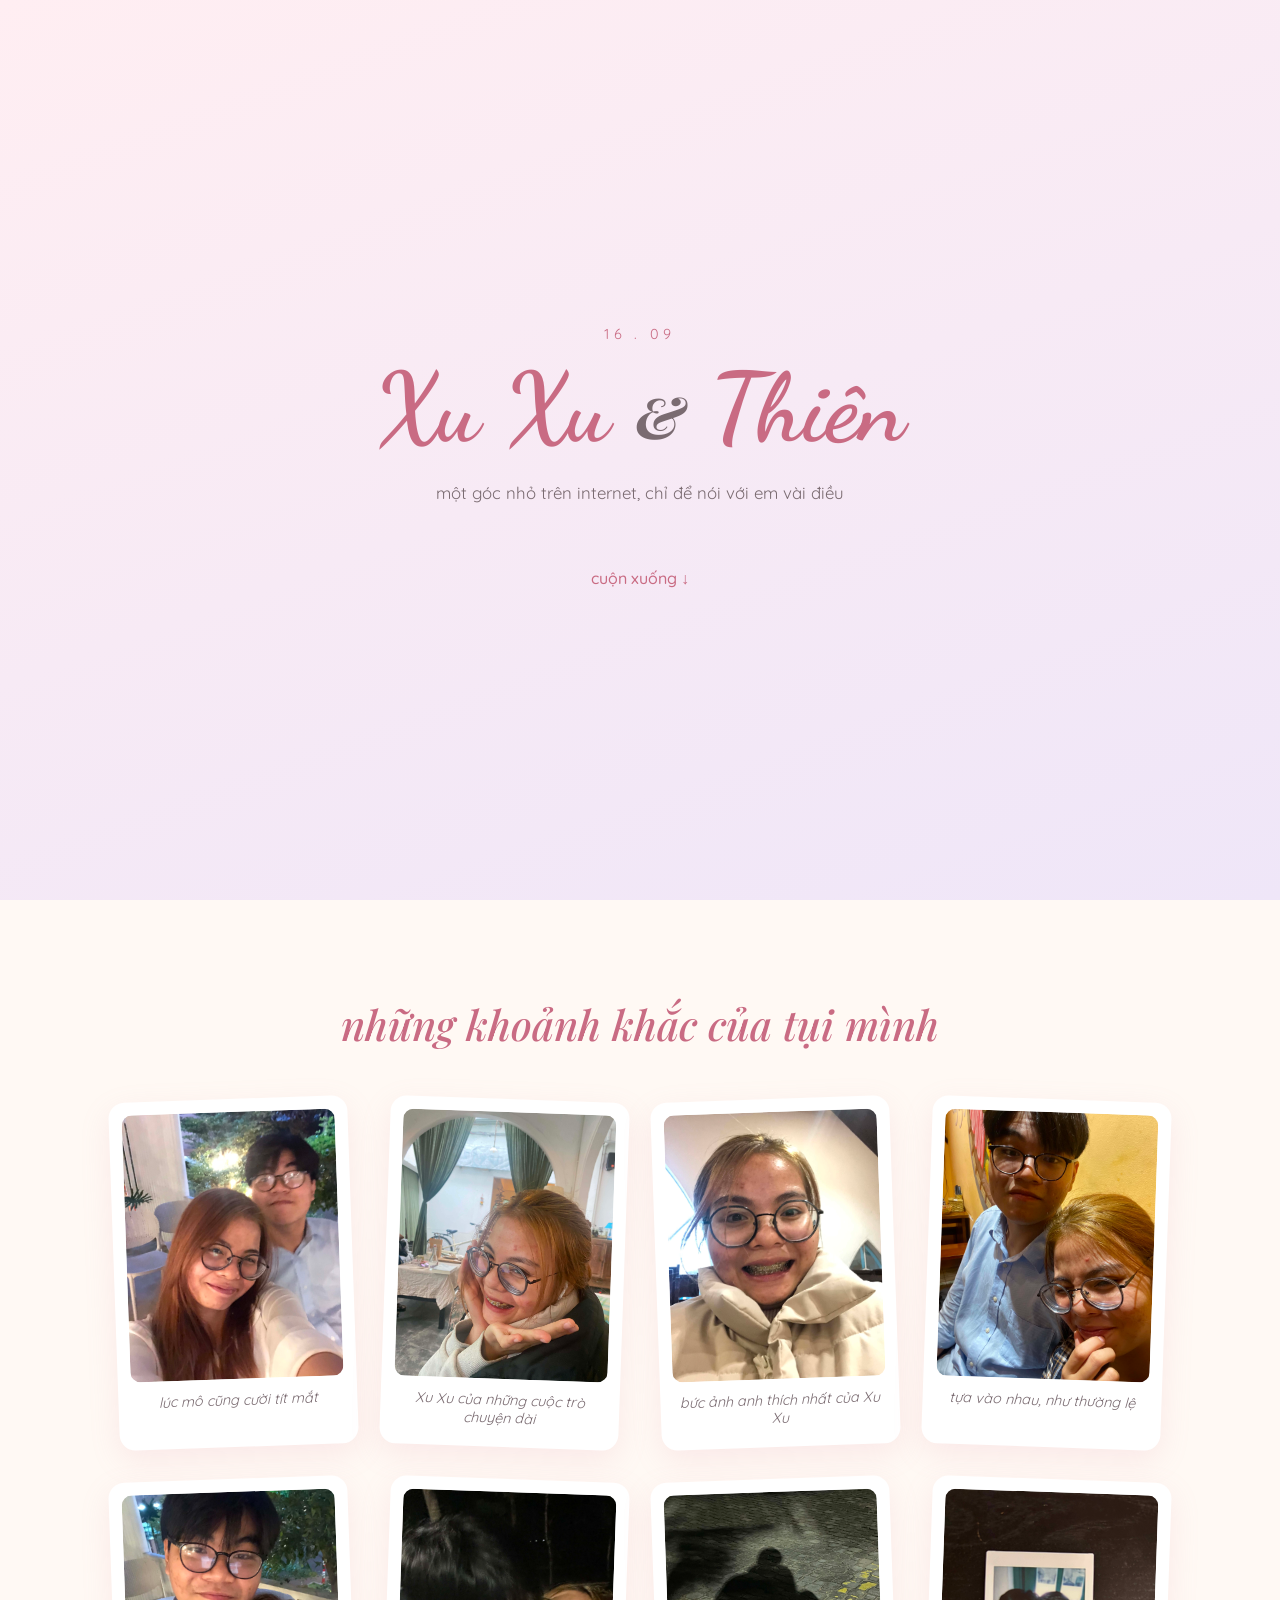
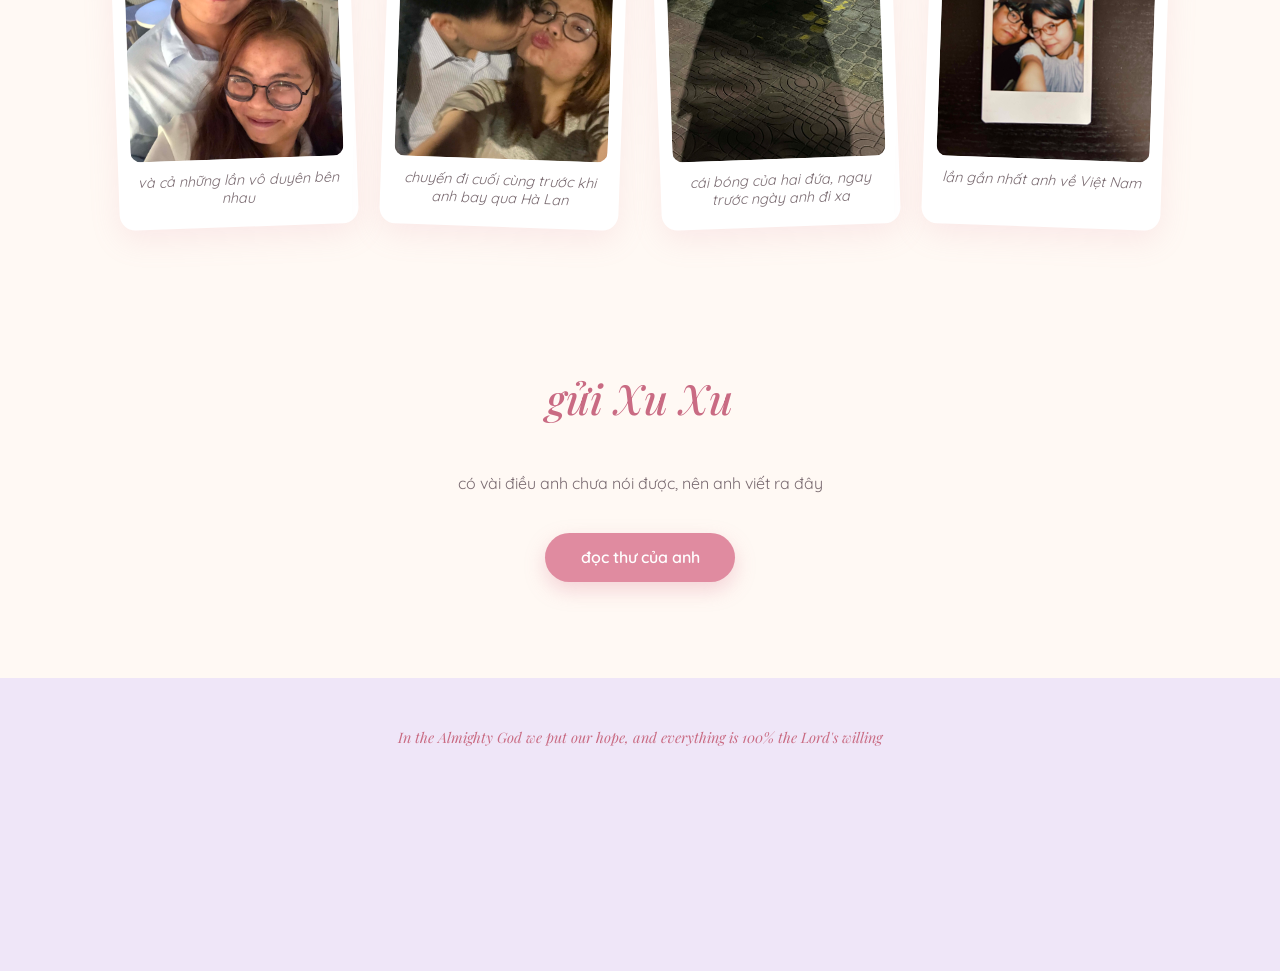
<file: index.html>
<!DOCTYPE html>
<html lang="vi">
<head>
<meta charset="UTF-8" />
<meta name="viewport" content="width=device-width, initial-scale=1.0" />
<title>Gửi Xu Xu</title>
<link rel="preconnect" href="https://fonts.googleapis.com" />
<link rel="preconnect" href="https://fonts.gstatic.com" crossorigin />
<link href="https://fonts.googleapis.com/css2?family=Dancing+Script:wght@600;700&family=Playfair+Display:ital,wght@0,500;0,600;1,500&family=Quicksand:wght@400;500;600&display=swap" rel="stylesheet" />
<link rel="stylesheet" href="style.css" />
</head>
<body>

<section class="hero">
  <div class="petals" id="petals"></div>
  <div class="hero-content">
    <p class="hero-eyebrow">16 . 09</p>
    <h1 class="hero-names">Xu Xu <span>&amp;</span> Thiên</h1>
    <p class="hero-sub">một góc nhỏ trên internet, chỉ để nói với em vài điều</p>
    <a href="#timeline" class="scroll-hint">cuộn xuống ↓</a>
  </div>
</section>

<section class="timeline" id="timeline">
  <h2 class="section-title">những khoảnh khắc của tụi mình</h2>
  <div class="timeline-track">
    <figure class="timeline-item">
      <img src="photos/photo1.jpg" alt="Xu Xu" loading="lazy" />
      <figcaption>lúc mô cũng cười tít mắt</figcaption>
    </figure>
    <figure class="timeline-item">
      <img src="photos/photo2.jpg" alt="Xu Xu" loading="lazy" />
      <figcaption>Xu Xu của những cuộc trò chuyện dài</figcaption>
    </figure>
    <figure class="timeline-item">
      <img src="photos/photo3.jpg" alt="Xu Xu" loading="lazy" />
      <figcaption>bức ảnh anh thích nhất của Xu Xu</figcaption>
    </figure>
    <figure class="timeline-item">
      <img src="photos/photo4.jpg" alt="Chúng mình" loading="lazy" />
      <figcaption>tựa vào nhau, như thường lệ</figcaption>
    </figure>
    <figure class="timeline-item">
      <img src="photos/photo5.jpg" alt="Chúng mình" loading="lazy" />
      <figcaption>và cả những lần vô duyên bên nhau</figcaption>
    </figure>
    <figure class="timeline-item">
      <img src="photos/photo6.jpg" alt="Chúng mình" loading="lazy" />
      <figcaption>chuyến đi cuối cùng trước khi anh bay qua Hà Lan</figcaption>
    </figure>
    <figure class="timeline-item">
      <img src="photos/photo7.jpg" alt="Bóng của tụi mình" loading="lazy" />
      <figcaption>cái bóng của hai đứa, ngay trước ngày anh đi xa</figcaption>
    </figure>
    <figure class="timeline-item">
      <img src="photos/photo8.jpg" alt="Chúng mình" loading="lazy" />
      <figcaption>lần gần nhất anh về Việt Nam</figcaption>
    </figure>
  </div>

</section>

<section class="letter-section">
  <h2 class="section-title">gửi Xu Xu</h2>
  <p class="letter-teaser">có vài điều anh chưa nói được, nên anh viết ra đây</p>
  <button class="reveal-btn" id="revealBtn">đọc thư của anh</button>

  <div class="letter-card" id="letterCard">
    <p>Hi suzy, nếu như mà em đọc được tin nhắn này thì chắc lúc đó mình đã quen lại nhau, hoặc là đã mất nhau mãi mãi I dont know,</p>

    <p>anh phải thừa nhận 1 điều rằng là hồi quen KA anh không có logic như ri, lúc đó anh nhẹ nhàng hơn, anh cảm xúc hơn nhiều, sentimental, which i dont like, nhưng tới lúc quen em, anh không hiểu vì sao anh lại trở nên cứng nhất và lí trí như ri hết,</p>

    <p>đáng lẽ anh nên trả lời những lời những cuộc trò chuyện của em, những câu chuyện mà em kể mà anh cho là vớ vẩn, đáng lẽ anh nên hợp tác hơn, anh không hiểu tại sao anh cứ luôn cho rằng là những câu chuyện em kể là vớ vẩn, lẽ ra anh nên trân trọng hơn những điều đó,</p>

    <p>nhưng em biết không miệng anh thì nói là vớ vẩn nhưng tai của anh lúc nào cũng lắng nghe theo những điều đó hết, anh ghét cái hình tượng lạnh lùng ni, nhưng mà anh không biết nữa anh nghĩ là anh phải sống với hắn,</p>

    <p>anh muốn nói là anh enjoy những câu chuyện mà em kể cho anh nghe nhiều lắm, anh thích nhất là lúc xu xu về và nói với anh là anh phải nghe chuyện ni, và rằng là anh phải bật cam lên để tập trung nghe em nói, anh thích lắm, nhưng mà không hiểu sao anh vẫn cứ nói là vớ vẩn,</p>

    <p>anh xin lỗi nhiều lắm xu xu ơi, em là điều hạnh phúc nhất từng xuất hiện trong cuộc đời anh. Anh không muốn nói quá nhưng đây thật sự là như rứa, anh ghét cái lí trí ni và anh ước gì là mình đã nhẹ nhàng hơn với em, anh ước gì anh hiểu cho cảm xúc của em nhiều hơn, anh ghét anh quá, nhưng chuyện đã lỡ, giờ em đã hết yêu anh.</p>

    <p>Anh mong là anh sẽ làm được điều gì đó để em yêu anh lại, anh muốn về vn với em lắm, hôm qua tới giờ anh cứ xem vé máy bay, nhưng anh chẳng còn đủ tiền sống tới tháng sau thì anh chẳng biết làm sao anh bay về làm bắt ngờ cho em nữa, anh xin lỗi em nhiều lắm.</p>

    <p>Mong em tha lỗi cho anh, và chấp nhận yêu anh lại từ đầu.</p>

    <p>Anh yêu em nhiều lắm, ước gì anh có thể bay về việt nam thay vì ngồi ở đây nói nhăng nói cuội, coi như đây là bài học dành cho anh.</p>

    <p class="signoff">— Thiên</p>
  </div>
</section>

<footer class="footer">
  <p class="faith-line">In the Almighty God we put our hope, and everything is 100% the Lord's willing</p>
  <div class="spotify-embed">
    <iframe
      style="border-radius: 12px"
      src="https://open.spotify.com/embed/track/1lORkxEMmsCZqhoxcmk3A3?utm_source=generator&theme=0"
      width="100%"
      height="152"
      frameborder="0"
      allowfullscreen=""
      allow="autoplay; clipboard-write; encrypted-media; fullscreen; picture-in-picture"
      loading="lazy">
    </iframe>
  </div>
</footer>

<script src="script.js"></script>
</body>
</html>
</file>
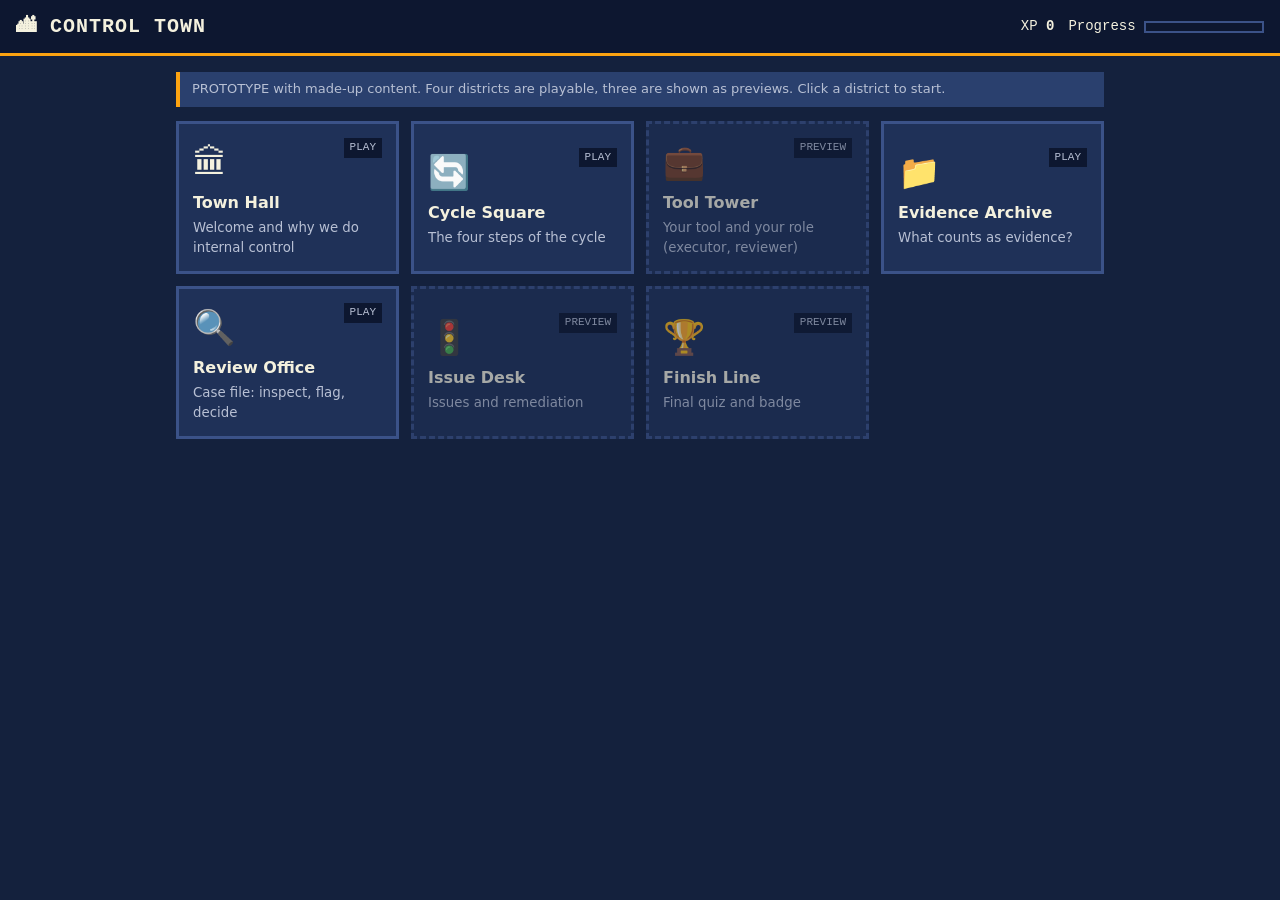
<file: ICS_training_prototype.html>
<!doctype html>
<html lang="en">
<head>
<meta charset="utf-8">
<meta name="viewport" content="width=device-width, initial-scale=1">
<title>Control Town - Prototype</title>
<style>
  :root {
    --bg: #14213d; --panel: #1f3158; --panel2: #2a406e; --ink: #f4f1de; --muted: #b8c0d4;
    --accent: #fca311; --good: #4ecb71; --bad: #ef5b5b; --line: #3b5288;
  }
  * { box-sizing: border-box; }
  body { margin: 0; background: var(--bg); color: var(--ink); font-family: "Trebuchet MS", system-ui, sans-serif; line-height: 1.45; }
  header { display: flex; align-items: center; justify-content: space-between; gap: 12px; padding: 12px 16px; background: #0d1730; border-bottom: 3px solid var(--accent); flex-wrap: wrap; }
  header h1 { margin: 0; font-size: 20px; letter-spacing: 1px; font-family: "Courier New", monospace; }
  .hud { display: flex; gap: 14px; font-family: "Courier New", monospace; font-size: 14px; }
  .bar { width: 120px; height: 12px; background: #0d1730; border: 2px solid var(--line); display: inline-block; vertical-align: middle; }
  .bar i { display: block; height: 100%; background: var(--accent); width: 0; transition: width .4s; }
  main { max-width: 960px; margin: 0 auto; padding: 16px; }
  .banner { background: var(--panel2); border-left: 4px solid var(--accent); padding: 8px 12px; font-size: 13px; color: var(--muted); margin-bottom: 14px; }
  .map { display: grid; grid-template-columns: repeat(auto-fit, minmax(200px, 1fr)); gap: 12px; }
  .tile { background: var(--panel); border: 3px solid var(--line); padding: 14px; cursor: pointer; text-align: left; color: var(--ink); font: inherit; transition: transform .1s, border-color .1s; }
  .tile:hover { transform: translateY(-3px); border-color: var(--accent); }
  .tile .icon { font-size: 34px; display: block; }
  .tile b { display: block; margin-top: 4px; font-size: 16px; }
  .tile small { color: var(--muted); display: block; margin-top: 4px; }
  .tile.done { border-color: var(--good); }
  .tile.preview { opacity: .65; border-style: dashed; }
  .tag { float: right; font-size: 11px; font-family: "Courier New", monospace; padding: 2px 6px; background: #0d1730; color: var(--muted); }
  .tile.done .tag { color: var(--good); }
  .card { background: var(--panel); border: 3px solid var(--line); padding: 16px; margin-top: 12px; }
  .card h2, .card h3 { margin-top: 0; }
  button.btn { background: var(--accent); color: #14213d; border: 0; padding: 9px 16px; font: inherit; font-weight: bold; cursor: pointer; margin: 4px 6px 4px 0; }
  button.btn.alt { background: var(--panel2); color: var(--ink); border: 2px solid var(--line); }
  button.btn:disabled { opacity: .45; cursor: default; }
  button.opt { display: block; width: 100%; text-align: left; background: var(--panel2); color: var(--ink); border: 2px solid var(--line); padding: 10px 12px; margin: 6px 0; font: inherit; cursor: pointer; }
  button.opt:hover:not(:disabled) { border-color: var(--accent); }
  button.opt.right { border-color: var(--good); background: #1d4a35; }
  button.opt.wrong { border-color: var(--bad); background: #5a2631; }
  .fb { margin-top: 10px; padding: 10px 12px; background: #0d1730; border-left: 4px solid var(--accent); }
  .fb.good { border-color: var(--good); } .fb.bad { border-color: var(--bad); }
  .video { background: #0d1730; border: 3px dashed var(--line); padding: 30px; text-align: center; color: var(--muted); margin: 10px 0; }
  .tabs { display: flex; gap: 4px; flex-wrap: wrap; border-bottom: 3px solid var(--line); }
  .tab { background: var(--panel2); color: var(--ink); border: 0; padding: 8px 12px; cursor: pointer; font: inherit; }
  .tab.on { background: var(--accent); color: #14213d; font-weight: bold; }
  .file { background: #f4f1de; color: #222; padding: 14px; margin-top: 0; }
  .file .row { display: flex; gap: 10px; align-items: flex-start; justify-content: space-between; padding: 8px 0; border-bottom: 1px solid #cfc9ab; }
  .file .row:last-child { border-bottom: 0; }
  .file .lbl { font-size: 12px; color: #6b6650; text-transform: uppercase; letter-spacing: .5px; }
  .flag { background: #fff; border: 2px solid #b9b394; cursor: pointer; padding: 3px 8px; font-size: 13px; white-space: nowrap; }
  .flag.on { background: var(--bad); color: #fff; border-color: var(--bad); }
  .clue { font-family: "Courier New", monospace; color: var(--accent); }
  .grid2 { display: grid; grid-template-columns: 1fr 1fr; gap: 12px; }
  @media (max-width: 640px) { .grid2 { grid-template-columns: 1fr; } .bar { width: 70px; } }
  .chip { display: inline-block; background: var(--panel2); border: 2px solid var(--line); padding: 6px 10px; margin: 4px 4px 4px 0; }
  .big { font-size: 22px; font-family: "Courier New", monospace; color: var(--accent); }
  ul.clean { padding-left: 18px; }
</style>
</head>
<body>
<header>
  <h1>&#127961; CONTROL TOWN</h1>
  <div class="hud">
    <span>XP <b id="xp">0</b></span>
    <span>Progress <span class="bar"><i id="prog"></i></span></span>
  </div>
</header>
<main id="app"></main>

<script>
/* ---------- state ---------- */
var state = { xp: 0, done: {} };
var TOTAL_PLAYABLE = 4;

function save() { try { sessionStorage.setItem('ct_proto', JSON.stringify(state)); } catch (e) {} }
function load() { try { var s = sessionStorage.getItem('ct_proto'); if (s) state = JSON.parse(s); } catch (e) {} }
function esc(s) { return String(s).replace(/[&<>"]/g, function (c) { return { '&': '&amp;', '<': '&lt;', '>': '&gt;', '"': '&quot;' }[c]; }); }

function addXp(n) { state.xp = Math.max(0, state.xp + n); }
function finish(id, xp) {
  if (!state.done[id]) { state.done[id] = true; addXp(xp); }
  save();
}
function hud() {
  document.getElementById('xp').textContent = state.xp;
  var n = Object.keys(state.done).length;
  document.getElementById('prog').style.width = Math.round(100 * n / TOTAL_PLAYABLE) + '%';
}
var app = document.getElementById('app');
function show(html) { app.innerHTML = html; hud(); window.scrollTo(0, 0); }

/* ---------- map ---------- */
var districts = [
  { id: 'hall',    icon: '&#127963;', name: 'Town Hall',        sub: 'Welcome and why we do internal control', play: true,  fn: townHall },
  { id: 'cycle',   icon: '&#128260;',   name: 'Cycle Square',     sub: 'The four steps of the cycle', play: true,  fn: cycleGame },
  { id: 'tool',    icon: '&#128188;', name: 'Tool Tower',       sub: 'Your tool and your role (executor, reviewer)', play: false, preview: 'Click-through of a simplified tool, then match each role to its tasks.' },
  { id: 'evid',    icon: '&#128193;', name: 'Evidence Archive', sub: 'What counts as evidence?', play: true,  fn: sortGame },
  { id: 'review',  icon: '&#128269;', name: 'Review Office',    sub: 'Case file: inspect, flag, decide', play: true,  fn: caseFile },
  { id: 'issue',   icon: '&#128678;', name: 'Issue Desk',       sub: 'Issues and remediation', play: false, preview: 'Pick-your-reply scenarios: what do you do when a control fails?' },
  { id: 'finish',  icon: '&#127942;', name: 'Finish Line',      sub: 'Final quiz and badge', play: false, preview: 'Mixed final quiz. Pass to earn the Control Town badge.' }
];

function map() {
  var allDone = Object.keys(state.done).length >= TOTAL_PLAYABLE;
  var h = '<div class="banner">PROTOTYPE with made-up content. Four districts are playable, three are shown as previews. Click a district to start.</div><div class="map">';
  districts.forEach(function (d) {
    var cls = 'tile' + (state.done[d.id] ? ' done' : '') + (d.play ? '' : ' preview');
    var tag = d.play ? (state.done[d.id] ? 'DONE' : 'PLAY') : 'PREVIEW';
    h += '<button class="' + cls + '" data-id="' + d.id + '"><span class="tag">' + tag + '</span><span class="icon">' + d.icon + '</span><b>' + d.name + '</b><small>' + d.sub + '</small></button>';
  });
  h += '</div>';
  if (allDone) h += '<div class="card"><h3>&#127941; All playable districts complete</h3><p>XP earned: <span class="big">' + state.xp + '</span>. In the real version this is where the badge and the completion signal to the learning platform would be.</p><button class="btn alt" id="reset">Play again</button></div>';
  show(h);
  Array.prototype.forEach.call(document.querySelectorAll('.tile'), function (t) {
    t.onclick = function () {
      var d = districts.filter(function (x) { return x.id === t.getAttribute('data-id'); })[0];
      if (d.play) d.fn(); else preview(d);
    };
  });
  var r = document.getElementById('reset');
  if (r) r.onclick = function () { state = { xp: 0, done: {} }; save(); map(); };
}
function backBtn() { return '<button class="btn alt" onclick="map()">&larr; Back to map</button>'; }

function preview(d) {
  show('<div class="card"><h2>' + d.icon + ' ' + d.name + ' <span class="tag">PREVIEW</span></h2><p>' + d.preview + '</p><p style="color:var(--muted)">Not built in this prototype.</p>' + backBtn() + '</div>');
}

/* ---------- generic quiz helper ---------- */
function quiz(title, intro, questions, doneId, xpEach, extraTop) {
  var i = 0, correct = 0;
  function render() {
    if (i >= questions.length) {
      finish(doneId, xpEach * correct);
      show('<div class="card"><h2>' + title + ' complete</h2><p>You got <span class="big">' + correct + '/' + questions.length + '</span> right. +' + (xpEach * correct) + ' XP</p>' + backBtn() + '</div>');
      return;
    }
    var q = questions[i];
    var h = '<div class="card"><h2>' + title + '</h2>' + (i === 0 ? (extraTop || '') + '<p>' + intro + '</p>' : '') +
      '<h3>Question ' + (i + 1) + ' of ' + questions.length + '</h3><p>' + q.q + '</p><div id="opts">';
    q.o.forEach(function (o, k) { h += '<button class="opt" data-k="' + k + '">' + o + '</button>'; });
    h += '</div><div id="fb"></div></div>';
    show(h);
    Array.prototype.forEach.call(document.querySelectorAll('.opt'), function (b) {
      b.onclick = function () {
        var k = +b.getAttribute('data-k'), ok = k === q.a;
        if (ok) correct++;
        Array.prototype.forEach.call(document.querySelectorAll('.opt'), function (x, n) {
          x.disabled = true;
          if (n === q.a) x.classList.add('right'); else if (n === k) x.classList.add('wrong');
        });
        document.getElementById('fb').innerHTML = '<div class="fb ' + (ok ? 'good' : 'bad') + '"><b>' + (ok ? 'Correct.' : 'Not quite.') + '</b> ' + q.why + '</div><button class="btn" id="next">' + (i + 1 < questions.length ? 'Next' : 'Finish') + '</button>';
        document.getElementById('next').onclick = function () { i++; render(); };
      };
    });
  }
  render();
}

/* ---------- 1. Town Hall ---------- */
function townHall() {
  quiz('&#127963; Town Hall',
    'Welcome to Control Town. Your mission: learn how to show that a control really happened.',
    [
      { q: 'Why do we do internal control?',
        o: ['To give the ICS team extra work', 'To protect the company and make sure key controls really work', 'Only because the auditors ask'],
        a: 1, why: 'Controls protect the company, its people and its numbers. Auditors are one reason, not the only one.' },
      { q: 'A colleague says: "Trust me, the control was done." Is that enough?',
        o: ['Yes, we trust our colleagues', 'No, we need evidence that shows it was done', 'Only if the colleague is senior'],
        a: 1, why: 'This is the key message of the training: a statement is not evidence.' }
    ],
    'hall', 10,
    '<div class="video">&#127909; Placeholder: short welcome video from senior management ("tone at the top")</div>');
}

/* ---------- 2. Cycle Square (order the steps) ---------- */
function cycleGame() {
  var steps = [
    { n: 'Risk assessment', d: 'Find out what could go wrong' },
    { n: 'Allocation', d: 'Give each control an owner' },
    { n: 'Monitoring', d: 'Test and review that controls work' },
    { n: 'Improvement', d: 'Raise issues and fix what failed' }
  ];
  var picked = [];
  var order = [2, 0, 3, 1]; // fixed scramble, indices into steps
  function render(msg) {
    var h = '<div class="card"><h2>&#128260; Cycle Square</h2><p>The ICS cycle has four steps. Click the steps in the right order, starting with step 1.</p>';
    h += '<p>Your order: ' + (picked.length ? picked.map(function (p, k) { return '<span class="chip">' + (k + 1) + '. ' + steps[p].n + '</span>'; }).join('') : '<span style="color:var(--muted)">nothing yet</span>') + '</p>';
    order.forEach(function (idx) {
      var used = picked.indexOf(idx) > -1;
      h += '<button class="opt" data-i="' + idx + '"' + (used ? ' disabled' : '') + '><b>' + steps[idx].n + '</b> &ndash; ' + steps[idx].d + '</button>';
    });
    if (msg) h += '<div class="fb bad">' + msg + '</div>';
    h += '</div>';
    show(h);
    Array.prototype.forEach.call(document.querySelectorAll('.opt'), function (b) {
      b.onclick = function () {
        var idx = +b.getAttribute('data-i');
        if (idx === picked.length) { picked.push(idx); if (picked.length === 4) win(); else render(); }
        else { picked = []; render('That one does not come next. Order reset, try again.'); }
      };
    });
  }
  function win() {
    finish('cycle', 20);
    show('<div class="card"><h2>&#128260; Cycle Square complete</h2><p>' + steps.map(function (s, k) { return '<span class="chip">' + (k + 1) + '. ' + s.n + '</span>'; }).join('') + '</p><p>+20 XP. Every control starts as a risk, gets an owner, is monitored, and feeds improvement.</p>' + backBtn() + '</div>');
  }
  render();
}

/* ---------- 3. Evidence Archive (sort) ---------- */
function sortGame() {
  var cards = [
    { t: 'A dated screenshot showing the approval in the system', e: true, why: 'It shows what happened, who did it and when.' },
    { t: '"It is all in SAP, anyone can check it."', e: false, why: 'A statement. The reviewer cannot verify it from the file.' },
    { t: 'A report extract listing the 25 sampled items, with dates', e: true, why: 'It is the sample itself, so the test can be checked.' },
    { t: '"We always do this every month."', e: false, why: 'A claim about habit, not proof for this period.' },
    { t: 'A signed approval email with the date visible', e: true, why: 'It shows who approved and when.' },
    { t: 'A general policy document with no date or sample', e: false, why: 'It explains the rule, not that the control was performed.' }
  ];
  var i = 0, right = 0;
  function render() {
    if (i >= cards.length) {
      finish('evid', right * 5);
      show('<div class="card"><h2>&#128193; Evidence Archive complete</h2><p><span class="big">' + right + '/' + cards.length + '</span> sorted correctly. +' + (right * 5) + ' XP</p><div class="fb good"><b>Rule to remember:</b> a statement is not evidence. Attach what shows the control was performed.</div>' + backBtn() + '</div>');
      return;
    }
    show('<div class="card"><h2>&#128193; Evidence Archive</h2><p>Is this evidence that a control was performed? (' + (i + 1) + '/' + cards.length + ')</p><div class="video" style="color:var(--ink);font-size:18px;border-style:solid">' + cards[i].t + '</div><button class="btn" data-a="1">&#10003; Evidence</button><button class="btn alt" data-a="0">&#10007; Not evidence</button><div id="fb"></div></div>');
    Array.prototype.forEach.call(document.querySelectorAll('button[data-a]'), function (b) {
      b.onclick = function () {
        var ok = (b.getAttribute('data-a') === '1') === cards[i].e;
        if (ok) right++;
        Array.prototype.forEach.call(document.querySelectorAll('button[data-a]'), function (x) { x.disabled = true; });
        document.getElementById('fb').innerHTML = '<div class="fb ' + (ok ? 'good' : 'bad') + '"><b>' + (ok ? 'Correct.' : 'Not quite.') + '</b> ' + cards[i].why + '</div><button class="btn" id="next">Next</button>';
        document.getElementById('next').onclick = function () { i++; render(); };
      };
    });
  }
  render();
}

/* ---------- 4. Review Office (case file) ---------- */
function caseFile() {
  var tabs = [
    { id: 'ctl', name: 'Control', rows: [
      { id: 'c1', l: 'Control', v: 'FIN-000: Monthly supplier payment approval (made-up)' },
      { id: 'c2', l: 'Executor says', v: 'Compliant' },
      { id: 'c3', l: 'Period', v: 'September' }
    ]},
    { id: 'att', name: 'Testing attributes', rows: [
      { id: 'a1', l: 'Was the approval performed before payment?', v: 'Yes' },
      { id: 'a2', l: 'Sample tested', v: '(blank: no sample listed)', clue: 'sample', cl: 'No sample is stated, so we do not know what was tested.' },
      { id: 'a3', l: 'Approver authorised?', v: 'Yes' }
    ]},
    { id: 'files', name: 'Attachments', rows: [
      { id: 'f1', l: 'Files attached', v: 'None', clue: 'noattach', cl: 'No evidence is attached at all.' }
    ]},
    { id: 'exp', name: 'Explanation', rows: [
      { id: 'e1', l: 'Executor explanation', v: '"SAP is the source of data and the whole process works, so anyone can check it in SAP."', clue: 'statement', cl: 'The explanation is a statement. It does not show what was tested or the result.' }
    ]},
    { id: 'jrn', name: 'Journal', rows: [
      { id: 'j1', l: 'Due date', v: '8 October' },
      { id: 'j2', l: 'Closed on', v: '7 October (on time)' },
      { id: 'j3', l: 'Last update', v: 'Executor, no comments from anyone else' }
    ]}
  ];
  var cluesTotal = 3, flagged = {};
  var cur = 'ctl', stage = 'inspect', verdict = null, reply = null;

  function renderInspect() {
    var t = tabs.filter(function (x) { return x.id === cur; })[0];
    var h = '<div class="card"><h2>&#128269; Review Office: Case 1</h2>' +
      '<p>An executor marked this control <b>Compliant</b>. You are the reviewer. Open each tab and press &#128681; on anything that looks wrong. You can flag anything, but wrong flags cost XP.</p>' +
      '<div class="tabs">' + tabs.map(function (x) { return '<button class="tab' + (x.id === cur ? ' on' : '') + '" data-t="' + x.id + '">' + x.name + '</button>'; }).join('') + '</div>' +
      '<div class="file">' + t.rows.map(function (r) {
        return '<div class="row"><div><div class="lbl">' + r.l + '</div>' + esc(r.v) + '</div><button class="flag' + (flagged[r.id] ? ' on' : '') + '" data-r="' + r.id + '">&#128681; ' + (flagged[r.id] ? 'Flagged' : 'Flag') + '</button></div>';
      }).join('') + '</div>' +
      '<p><button class="btn" id="go">Give my verdict (' + Object.keys(flagged).filter(function (k) { return flagged[k]; }).length + ' flagged)</button></p></div>';
    show(h);
    Array.prototype.forEach.call(document.querySelectorAll('.tab'), function (b) { b.onclick = function () { cur = b.getAttribute('data-t'); renderInspect(); }; });
    Array.prototype.forEach.call(document.querySelectorAll('.flag'), function (b) { b.onclick = function () { var r = b.getAttribute('data-r'); flagged[r] = !flagged[r]; renderInspect(); }; });
    document.getElementById('go').onclick = function () { stage = 'verdict'; renderVerdict(); };
  }

  function renderVerdict() {
    var opts = ['Pass', 'Pass with improvements', 'Fail'];
    var h = '<div class="card"><h2>&#9878; Your verdict</h2><p>Based on what you found, how would you rate this control?</p>' +
      opts.map(function (o, k) { return '<button class="opt" data-k="' + k + '">' + o + '</button>'; }).join('') + '</div>';
    show(h);
    Array.prototype.forEach.call(document.querySelectorAll('.opt'), function (b) {
      b.onclick = function () { verdict = +b.getAttribute('data-k'); renderReply(); };
    });
  }

  function renderReply() {
    var opts = [
      'Accept it. SAP is a reliable system.',
      'Ask the executor to attach evidence (the sample and a dated extract) and explain what was tested.',
      'Close it as Fail without a word to the executor.'
    ];
    var h = '<div class="card"><h2>&#128172; The executor replies</h2><div class="fb">"But it is all in SAP! The whole process works, you can look it up yourself."</div><p>What do you answer?</p>' +
      opts.map(function (o, k) { return '<button class="opt" data-k="' + k + '">' + o + '</button>'; }).join('') + '</div>';
    show(h);
    Array.prototype.forEach.call(document.querySelectorAll('.opt'), function (b) {
      b.onclick = function () { reply = +b.getAttribute('data-k'); renderDebrief(); };
    });
  }

  function renderDebrief() {
    var found = 0, wrong = 0, missed = [];
    tabs.forEach(function (t) { t.rows.forEach(function (r) {
      if (r.clue && flagged[r.id]) found++;
      else if (r.clue) missed.push(r.cl);
      else if (flagged[r.id]) wrong++;
    }); });
    var xp = found * 10 - wrong * 5 + (verdict === 2 ? 20 : 0) + (reply === 1 ? 10 : 0);
    finish('review', Math.max(0, xp));
    var h = '<div class="card"><h2>&#128196; Debrief</h2>' +
      '<p>Clues found: <span class="big">' + found + '/' + cluesTotal + '</span>' + (wrong ? ' &nbsp; Wrong flags: <b>' + wrong + '</b> (-' + (wrong * 5) + ' XP)' : '') + '</p>' +
      (missed.length ? '<div class="fb bad"><b>You missed:</b><ul class="clean">' + missed.map(function (m) { return '<li>' + m + '</li>'; }).join('') + '</ul></div>' : '<div class="fb good">You found every clue.</div>') +
      '<div class="fb ' + (verdict === 2 ? 'good' : 'bad') + '"><b>Verdict:</b> ' + (verdict === 2 ? 'Fail is right.' : 'The expected answer is Fail.') + ' Nothing is attached and the explanation does not say what was tested, so there is no support for "Compliant". Note that "closed on time" is not an issue here.</div>' +
      '<div class="fb ' + (reply === 1 ? 'good' : 'bad') + '"><b>Your reply:</b> ' + (reply === 1 ? 'Good. You explained what is missing and how to fix it.' : 'Better: ask for the sample and a dated extract, and explain why. Accepting on trust or failing without explanation does not help the executor.') + '</div>' +
      '<div class="fb good"><b>Rule to remember:</b> a statement is not evidence. "It is in the system" is not proof.</div>' +
      '<p>+' + Math.max(0, xp) + ' XP</p>' + backBtn() + '</div>';
    show(h);
  }
  renderInspect();
}

load();
map();
</script>
</body>
</html>
</file>
<file: style.css>
:root {
  --blush: #ffeef2;
  --lavender: #efe6f8;
  --cream: #fff9f4;
  --rose: #e08ba0;
  --rose-deep: #c96b83;
  --ink: #4a3f45;
  --ink-soft: #7a6b71;
}

* {
  box-sizing: border-box;
}

html {
  scroll-behavior: smooth;
}

body {
  margin: 0;
  font-family: 'Quicksand', sans-serif;
  color: var(--ink);
  background: var(--cream);
  overflow-x: hidden;
}

/* ---------- Hero ---------- */
.hero {
  position: relative;
  min-height: 100vh;
  display: flex;
  align-items: center;
  justify-content: center;
  background: linear-gradient(160deg, var(--blush) 0%, var(--lavender) 100%);
  overflow: hidden;
}

.hero-content {
  position: relative;
  z-index: 2;
  text-align: center;
  padding: 2rem;
}

.hero-eyebrow {
  letter-spacing: 0.3em;
  font-size: 0.9rem;
  color: var(--rose-deep);
  margin-bottom: 0.5rem;
}

.hero-names {
  font-family: 'Dancing Script', cursive;
  font-size: clamp(3rem, 9vw, 6rem);
  color: var(--rose-deep);
  margin: 0;
}

.hero-names span {
  color: var(--ink-soft);
  font-family: 'Playfair Display', serif;
  font-size: 0.6em;
  font-style: italic;
}

.hero-sub {
  font-size: 1.05rem;
  color: var(--ink-soft);
  margin-top: 1rem;
}

.scroll-hint {
  display: inline-block;
  margin-top: 3rem;
  color: var(--rose-deep);
  text-decoration: none;
  font-weight: 500;
  border-bottom: 1px solid transparent;
  transition: border-color 0.3s;
}

.scroll-hint:hover {
  border-color: var(--rose-deep);
}

.petals {
  position: absolute;
  inset: 0;
  pointer-events: none;
  z-index: 1;
}

.petal {
  position: absolute;
  top: -5%;
  font-size: 1.4rem;
  opacity: 0.7;
  animation: fall linear infinite;
}

@keyframes fall {
  to {
    transform: translateY(110vh) rotate(360deg);
  }
}

/* ---------- Section shared ---------- */
.section-title {
  text-align: center;
  font-family: 'Playfair Display', serif;
  font-weight: 500;
  font-style: italic;
  font-size: clamp(1.8rem, 4vw, 2.6rem);
  color: var(--rose-deep);
  margin: 0 0 3rem;
}

/* ---------- Timeline ---------- */
.timeline {
  padding: 6rem 1.5rem 4rem;
  max-width: 1100px;
  margin: 0 auto;
}

.timeline-track {
  display: grid;
  grid-template-columns: repeat(auto-fit, minmax(220px, 1fr));
  gap: 2rem;
}

.timeline-item {
  margin: 0;
  background: white;
  padding: 0.8rem 0.8rem 1.2rem;
  border-radius: 16px;
  box-shadow: 0 10px 30px rgba(224, 139, 160, 0.15);
  text-align: center;
  transform: rotate(var(--tilt, 0deg));
}

.timeline-item:nth-child(odd) { --tilt: -2deg; }
.timeline-item:nth-child(even) { --tilt: 2deg; }

.timeline-item img {
  width: 100%;
  aspect-ratio: 4 / 5;
  object-fit: cover;
  border-radius: 10px;
  display: block;
}

.timeline-item figcaption {
  margin-top: 0.8rem;
  font-size: 0.9rem;
  color: var(--ink-soft);
  font-style: italic;
}

.edit-note {
  text-align: center;
  font-size: 0.8rem;
  color: #c9bfc4;
  margin-top: 2.5rem;
}

.edit-note code {
  background: var(--lavender);
  padding: 0.1rem 0.4rem;
  border-radius: 4px;
}

/* ---------- Letter ---------- */
.letter-section {
  padding: 5rem 1.5rem 6rem;
  max-width: 720px;
  margin: 0 auto;
  text-align: center;
}

.letter-teaser {
  color: var(--ink-soft);
  margin-bottom: 2.5rem;
}

.reveal-btn {
  font-family: 'Quicksand', sans-serif;
  font-weight: 600;
  font-size: 1rem;
  padding: 0.9rem 2.2rem;
  border-radius: 999px;
  border: none;
  background: var(--rose);
  color: white;
  cursor: pointer;
  box-shadow: 0 8px 20px rgba(224, 139, 160, 0.35);
  transition: transform 0.2s, box-shadow 0.2s;
}

.reveal-btn:hover {
  transform: translateY(-2px);
  box-shadow: 0 12px 26px rgba(224, 139, 160, 0.45);
}

.reveal-btn.hidden {
  display: none;
}

.letter-card {
  margin-top: 2.5rem;
  background: white;
  border-radius: 20px;
  padding: 3rem 2.2rem;
  text-align: left;
  box-shadow: 0 15px 40px rgba(224, 139, 160, 0.18);
  font-family: 'Playfair Display', serif;
  line-height: 1.9;
  font-size: 1.05rem;
  color: var(--ink);

  max-height: 0;
  opacity: 0;
  overflow: hidden;
  padding-top: 0;
  padding-bottom: 0;
  margin-top: 0;
  transition: max-height 1.2s ease, opacity 1s ease, padding 0.8s ease, margin 0.8s ease;
}

.letter-card.open {
  max-height: 4000px;
  opacity: 1;
  padding-top: 3rem;
  padding-bottom: 3rem;
  margin-top: 2.5rem;
}

.letter-card p {
  margin: 0 0 1.4rem;
}

.letter-card .signoff {
  font-family: 'Dancing Script', cursive;
  font-size: 1.8rem;
  color: var(--rose-deep);
  text-align: right;
  margin-top: 2rem;
}

/* ---------- Footer ---------- */
.footer {
  text-align: center;
  padding: 2.5rem 1.5rem 3rem;
  color: var(--ink-soft);
  font-size: 0.9rem;
  background: var(--lavender);
}

.spotify-embed {
  max-width: 420px;
  margin: 1.2rem auto 0;
}

.faith-line {
  font-family: 'Playfair Display', serif;
  font-style: italic;
  color: var(--rose-deep);
  margin-top: 0.6rem;
}

@media (max-width: 480px) {
  .letter-card {
    padding-left: 1.4rem;
    padding-right: 1.4rem;
  }
}
</file>
